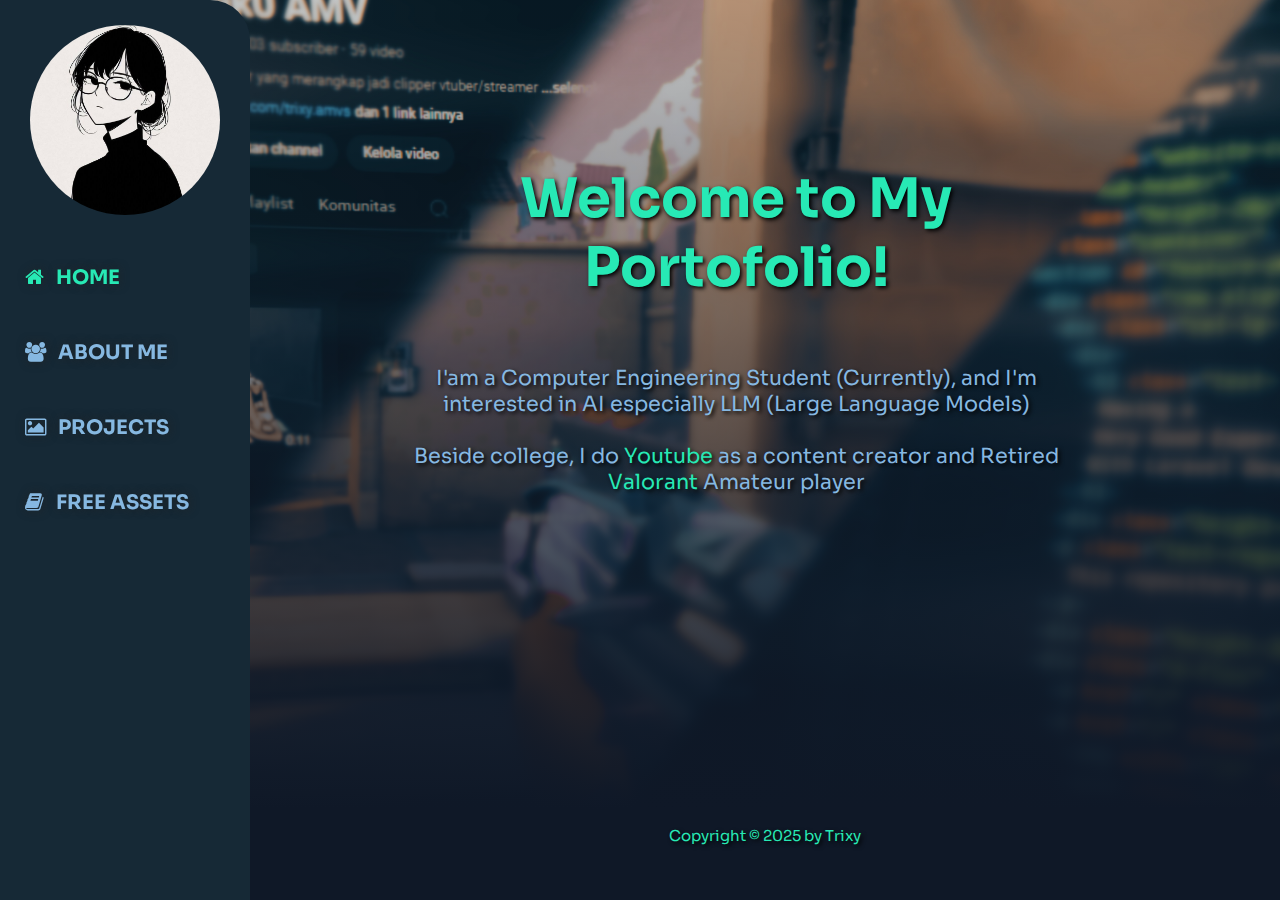
<file: index.html>
<!DOCTYPE html>
<html lang="en">
<head>
    <meta charset="UTF-8">
    <meta name="viewport" content="width=device-width, initial-scale=1.0">
    <link rel="preconnect" href="https://fonts.googleapis.com">
    <link rel="preconnect" href="https://fonts.gstatic.com" crossorigin>
    <link href="https://fonts.googleapis.com/css2?family=Sora:wght@100..800&display=swap" rel="stylesheet">
    <link rel="stylesheet" href="https://cdnjs.cloudflare.com/ajax/libs/font-awesome/4.7.0/css/font-awesome.css" class="stylesheet">
    <title>Trixy Portofolio</title>
    <link rel="stylesheet" href="sidebar.css">
    <link rel="stylesheet" href="footer.css">
    <link rel="stylesheet" href="index.css">
    <script src="" defer></script>
</head>
<body>
    <!-- SIDEBAR START-->
    <nav class="sidebar-nav">
        <ul class="sidebar-container">
            <li class="sidebar-logo">
                <img src="assests/logo.jpeg" alt="">
            </li>
            <li><a href="index.html"><i class="fa fa-home"></i> &nbsp; home</a></li> 
            <li><a href="about.html"><i class="fa fa-users"></i> &nbsp; about me</a></li> 
            <li><a href="projects.html"><i class="fa fa-picture-o"></i> &nbsp; projects</a></li> 
            <li><a href="free-assets.html"><i class="fa fa-book"></i> &nbsp; free assets</a></li> 
        </ul>
    </nav>
    <!-- SIDEBAR END -->


    <!-- CONTENT START -->
    <section class="header">
        <div class="container-content1">
            <h1 class="h1-content1">Welcome to My Portofolio!</h1>
            <h1 class="h1-content1"> </h1>
            <p class="p-content1"><br>I'am a Computer Engineering Student (Currently), and I'm interested in AI especially LLM (Large Language Models)<br><br>Beside college, I do <a class="a-content1" href="https://www.youtube.com/@trixyamvs" target="_blank">Youtube</a> as a content creator and Retired <a class="a-content1" 
                href="https://tracker.gg/valorant/profile/riot/v1le%23trixy/overview?platform=pc&playlist=competitive&season=ac12e9b3-47e6-9599-8fa1-0bb473e5efc7" target="_blank">Valorant</a> Amateur player</p>
        </div>
    </section>
    <!-- CONTENT END -->

    <!-- FOOTER START -->
    <section class="footer-container">
        <div class="footer-content">
            <p class="p-footer">Copyright &copy; 2025 by Trixy</p>
        </div>
     </section>
    <!-- FOOTER END -->
    <script src="sidebar.js"></script>
</html>
</file>
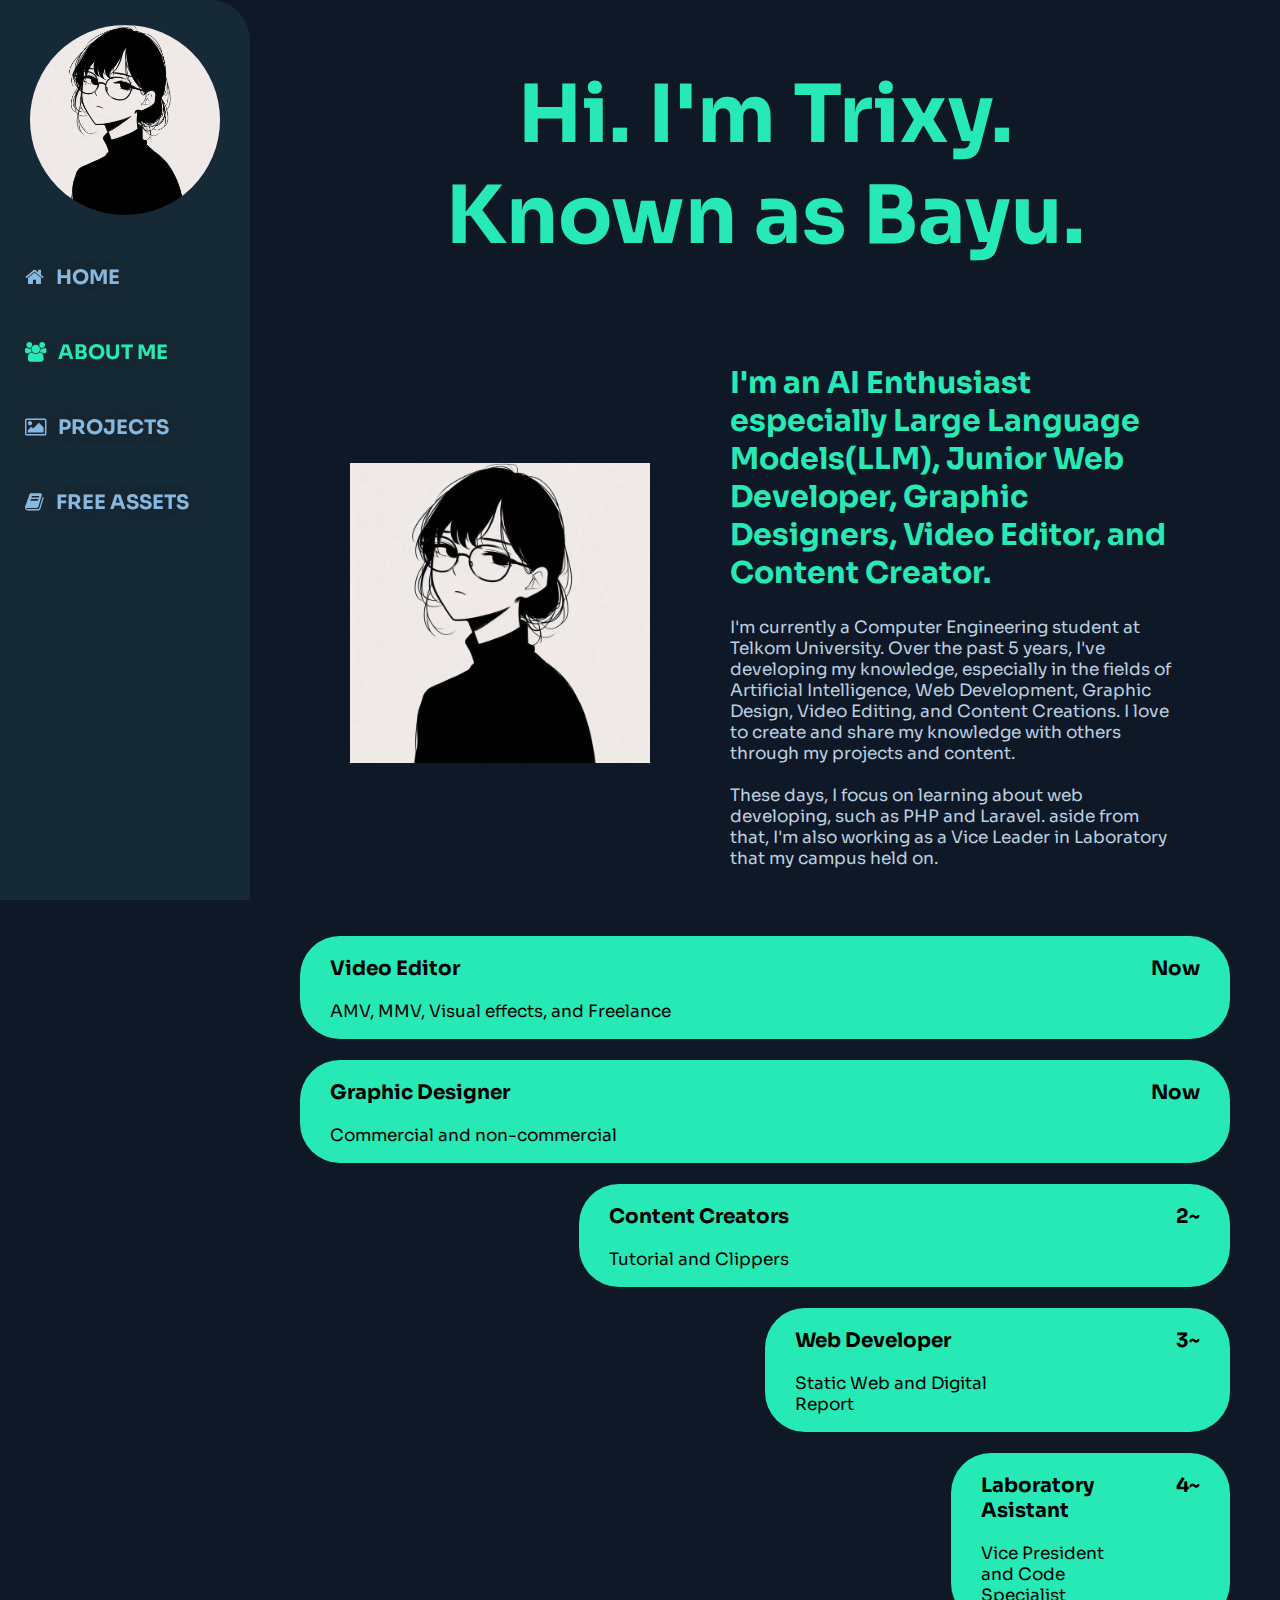
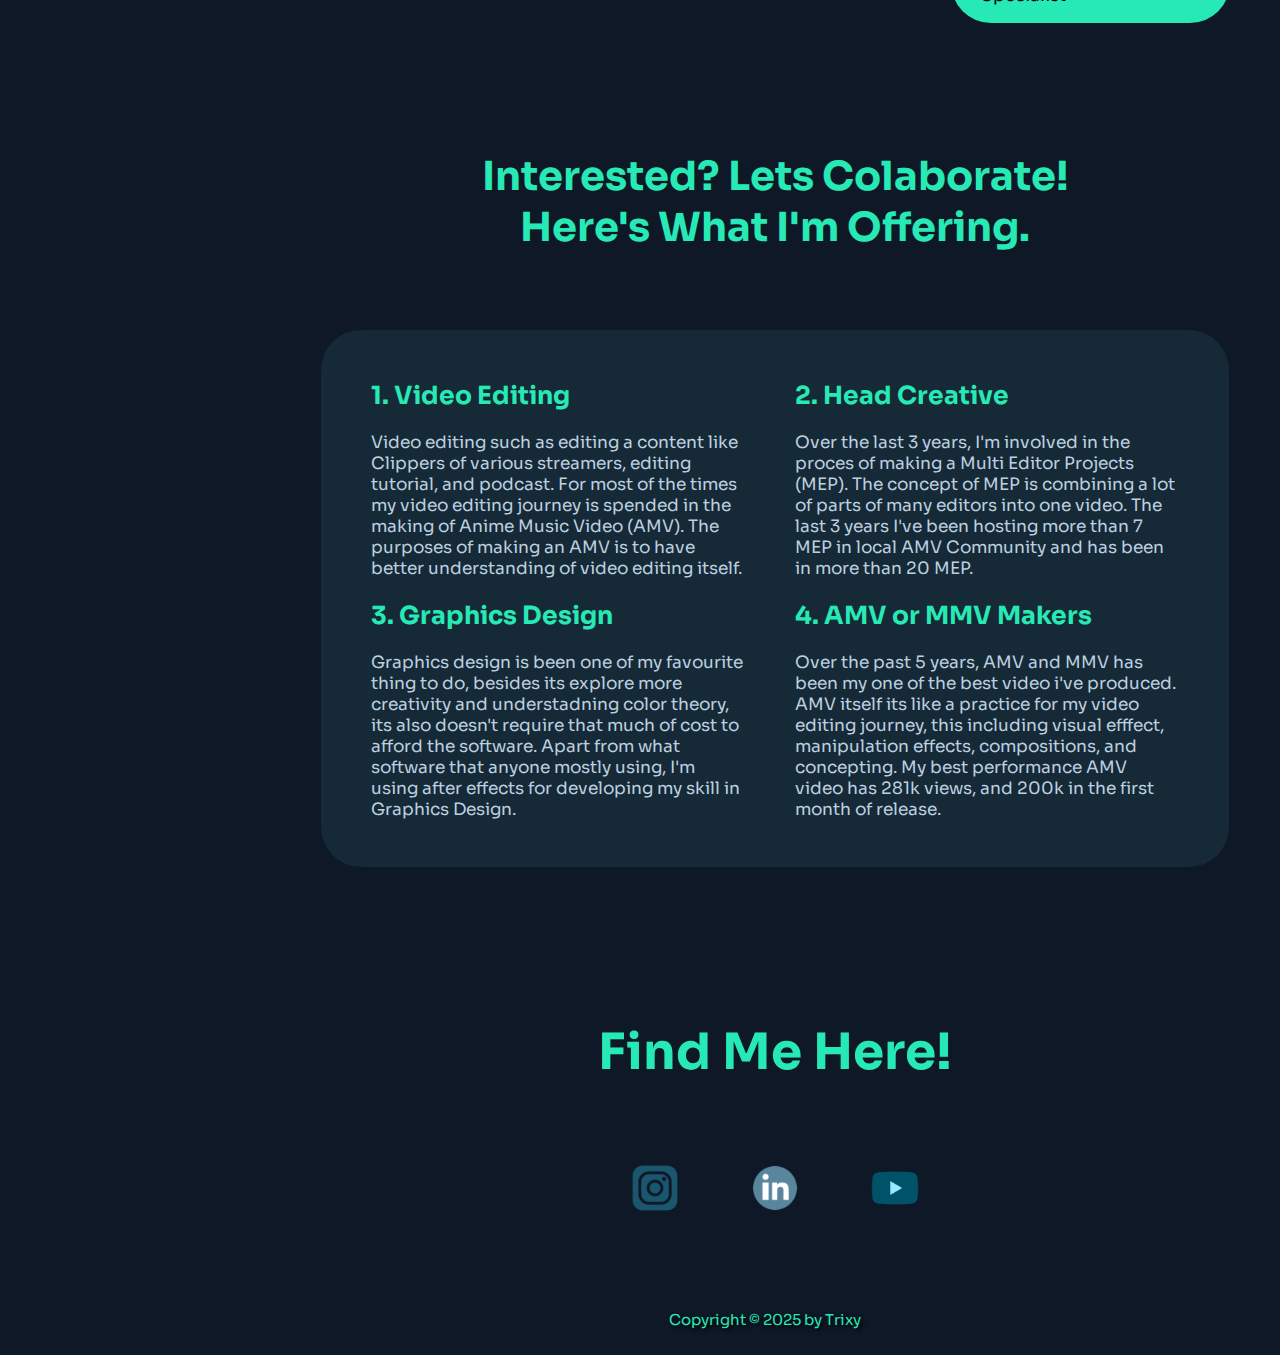
<file: about.html>
<!DOCTYPE html>
<html lang="en">
<head>
    <meta charset="UTF-8">
    <meta name="viewport" content="width=device-width, initial-scale=1.0">
    <link rel="preconnect" href="https://fonts.googleapis.com">
    <link rel="preconnect" href="https://fonts.gstatic.com" crossorigin>
    <link href="https://fonts.googleapis.com/css2?family=Sora:wght@100..800&display=swap" rel="stylesheet">
    <link rel="stylesheet" href="https://cdnjs.cloudflare.com/ajax/libs/font-awesome/4.7.0/css/font-awesome.css" class="stylesheet">
    <title>Trixy Portofolio</title>
    <link rel="stylesheet" href="sidebar.css">
    <link rel="stylesheet" href="footer.css">
    <link rel="stylesheet" href="about.css">
    <script src="" defer></script>
</head>
<body>
    <!-- SIDEBAR START-->
    <nav class="sidebar-nav">
        <ul class="sidebar-container">
            <li class="sidebar-logo"><img src="assests/logo.jpeg" alt=""></li>
            <li><a href="index.html"><i class="fa fa-home"></i> &nbsp; home</a></li> 
            <li><a href="about.html"><i class="fa fa-users"></i> &nbsp; about me</a></li> 
            <li><a href="projects.html"><i class="fa fa-picture-o"></i> &nbsp; projects</a></li> 
            <li><a href="free-assets.html"><i class="fa fa-book"></i> &nbsp; free assets</a></li> 
        </ul>
    </nav> 
    <!-- SIDEBAR END -->

    <!-- CONTENT START -->
    <section class="container-content">
        <h1 class="h1-title">Hi. I'm Trixy.<br>Known as Bayu.</h1>
        <div class="flex-container"></div>
        <div class="flex-container">
            <img src="assests/logo.jpeg" alt="" width="300px">
            <div class="nonflex-container">
                <h2 class="nonflex-h2">I'm an AI Enthusiast especially Large Language Models(LLM), Junior Web Developer, Graphic Designers, Video Editor, and Content Creator.</h2>
                <p class="nonflex-p">I'm currently a Computer Engineering student at Telkom University. Over the past 5 years, I've developing my knowledge, especially in the fields of Artificial Intelligence, Web Development, Graphic Design, Video Editing, and Content Creations. I love to create and share my knowledge with others through my projects and content.
                <br><br>These days, I focus on learning about web developing, such as PHP and Laravel. aside from that, I'm also working as a Vice Leader in Laboratory that my campus held on.</p>
            </div>
        </div>
    </section>    
    <section class="work-timeline">
        <div class="box-flex-timeline width-100">
            <div class="timeline">
                <p class="timeline-title">Video Editor</p>
                <p class="timeline-desc">AMV, MMV, Visual effects, and Freelance</p>
            </div>
            <h3 class="timeline-period">Now</h3>
        </div>
        <br>
        <div class="box-flex-timeline width-100">
            <div class="timeline">
                <p class="timeline-title">Graphic Designer</p>
                <p class="timeline-desc">Commercial and non-commercial</p>
            </div>
            <h3 class="timeline-period">Now</h3>
        </div>
        <br>
        <div class="box-flex-timeline width-60">
            <div class="timeline">
                <p class="timeline-title">Content Creators</p>
                <p class="timeline-desc">Tutorial and Clippers</p>
            </div>
            <h3 class="timeline-period">2~</h3>
        </div>
        <br>
        <div class="box-flex-timeline width-40">
            <div class="timeline">
                <p class="timeline-title">Web Developer</p>
                <p class="timeline-desc">Static Web and Digital Report</p>
            </div>
            <h3 class="timeline-period">3~</h3>
        </div>
        <br>
        <div class="box-flex-timeline width-20">
            <div class="timeline">
                <p class="timeline-title">Laboratory Asistant</p>
                <p class="timeline-desc">Vice President and Code Specialist</p>
            </div>
            <h3 class="timeline-period">4~</h3>
        </div>
        <br>
    </section>

    <section class="offer-section">
        <h1 class="offer-h1">Interested? Lets Colaborate!<br>Here's What I'm Offering.</h1>
        <div class="offer-box">
            <div class="offer-flex">
                <div class="offering-content">
                    <h2 class="offering-title">1. Video Editing</h2>
                    <p class="offering-desc">Video editing such as editing a content like Clippers of various streamers, editing tutorial, and podcast. For most of the times my video editing journey is spended in the making of Anime Music Video (AMV). The purposes of making an AMV is to have better understanding of video editing itself.</p>
                    <h2 class="offering-title">3. Graphics Design</h2>
                    <p class="offering-desc">Graphics design is been one of my favourite thing to do, besides its explore more creativity and understadning color theory, its also doesn't require that much of cost to afford the software. Apart from what software that anyone mostly using, I'm using after effects for developing my skill in Graphics Design.</p>
                </div>
                <div class="offering-content">
                    <h2 class="offering-title">2. Head Creative</h2>
                    <p class="offering-desc">Over the last 3 years, I'm involved in the proces of making a Multi Editor Projects (MEP). The concept of MEP is combining a lot of parts of many editors into one video. The last 3 years I've been hosting more than 7 MEP in local AMV Community and has been in more than 20 MEP.</p>
                    <h2 class="offering-title">4. AMV or MMV Makers</h2>
                    <p class="offering-desc">Over the past 5 years, AMV and MMV has been my one of the best video i've produced. AMV itself its like a practice for my video editing journey, this including visual efffect, manipulation effects, compositions, and concepting. My best performance AMV video has 281k views, and 200k in the first month of release.</p>
                </div>
            </div>
        </div>
    </section>

    <section class="contact">
        <h1 class="contact-h1">Find Me Here!</h1>
        <div class="contact-flex">
            <a href="https://www.instagram.com/trixy.amvs/" target="_blank" class="contact-link">
                <img src="assests/insta-monotone.png" alt="" class="contact-logo">
            </a>
            <a href="https://www.linkedin.com/in/bayu-setyo-prajuritno-384401331/" target="_blank" class="contact-link">
                <img src="assests/linkedin.png" alt="" class="contact-logo">
            </a>
            <a href="https://www.youtube.com/@trixyamvs" target="_blank" class="contact-link">
                <img src="assests/utube.png" alt="" class="contact-logo">
            </a>
        </div>
    </section>
    <!-- CONTENT END -->

    <!-- FOOTER START -->
    <section class="footer-container">
        <div class="footer-content">
            <p class="p-footer">Copyright &copy; 2025 by Trixy</p>
        </div>
     </section>
    <!-- FOOTER END -->
    <script src="sidebar.js"></script>
</html>
</file>
<file: sidebar.css>
body{
    margin: 0;
    padding: 0;
    font-family: "Sora", sans-serif;
    font-optical-sizing: auto;
    font-weight: 100 800;
    font-style: normal;
    background: #0f1827;
}

.sidebar-nav .sidebar-container{
    margin: 0;
    padding: 0;
    position: fixed;
    width: 250px;
    height: 100%;
    top: 0;
    left: 0;
    background-color: #162936;
    border-radius: 0px 40px 0px 0px;
}

.sidebar-nav .sidebar-container li{
    list-style: none;
}   

.sidebar-nav .sidebar-container li a{
    display: block;
    text-decoration: none;
    text-transform: uppercase;
    font-weight: bold;
    font-size: 20px;
    color: #86b8e1;
    position: relative;
    padding: 25px 0 25px 25px;
    text-shadow: 1px 0 10px rgba(34,34,34,0.8);
}

.sidebar-nav .sidebar-container li a:before{
    content: '';
    position: absolute;
    top: 0;
    right: 0;
    width: 0;
    height: 100%;
    background: rgba(5,24,36, 0.8);
    border-radius: 40px 0px 0px 40px;
    z-index: -1;
    transition: all 0.3s ease-in-out;
}

.sidebar-nav .sidebar-container li a:hover{
    color: #86b8e1;
}
.sidebar-nav .sidebar-container li a.active{
    color: #27e9b5;
}

.sidebar-nav .sidebar-container li a:hover:before{
    width: 95%;
}
.sidebar-nav .sidebar-container li a.active:before{
    transition: all 0.3s ease-in-out;
}
.box-area{
    font-size: 50px;
    color: #27e9b5;
    text-transform: uppercase;
}
.box-area{
    width: 95%;
}
.sidebar-logo{
    width: 190px;
    height: 190px;
    overflow: hidden;
    margin: 25px auto;
    transition: all 0.3s ease-in-out;
}
.sidebar-logo:hover{
    rotate: 10deg;
    width: 180px;
    height: 180px;
}
.sidebar-logo:before{
    width: 190px;
    height: 190px;
    overflow: hidden;
    margin: 25px auto;
}

.sidebar-logo img{
    width: 100%;
    height: 100%;
    border-radius: 100%;
    object-fit: cover;
}
</file>
<file: footer.css>
.footer-container{
    height: 60px;
    justify-content: center;
    margin-left: 250px;
}

.footer-content{
    color: #27e9b5;
    text-align: center;
    text-shadow: 2px 2px 4px #000000;
    padding-top: 0.5px;
}

p.p-footer{
    font-size: 15px;
}
</file>
<file: index.css>
.header{
    background-image: linear-gradient(rgba(27, 44, 69, 0.2),rgba(15,24,39, 1)),url(assests/bg-new.jpg);
    background-position: center;
    background-size: cover;
    top: 0;
    width: 100%;
    min-height: 90vh;
}

.container-content1{
    color: #86b8e1;
    z-index: 2;
    text-shadow: 2px 2px 4px #000000;
    padding-top: 10%;
    text-align: center;
    padding-left: 30%;
    padding-right: 15%;
}

.h1-content1{
    font-size: 340%;
    text-shadow: 11px;
    color: #27e9b5;
}

.p-content1{
    font-size: 130%;
}

.a-content1{
    color: #27e9b5;
    text-decoration: none;
    transition: all 0.2s ease-in-out;
}
.a-content1:before{
    color: #27e9b5;
}
.a-content1:hover{
    color: #86b8e1;
    text-decoration: underline;
}
</file>
<file: about.css>
.container-content{
    margin-left: 250px;
    color: #bcd0e0;
    font-size: 17px;
}

.flex-container{
    display: flex;
    flex-direction: row;
    justify-content: center;
    align-items: center;
    gap: 80px;
    padding: 0px 100px 20px 100px;
    margin: auto;
    text-align: left;
}

.nonflex-h2{
    color  : #27e9b5;
    font-size: 30px;
}

.h1-title{
    font-size: 80px;
    text-align: center;
    color  : #27e9b5;
    padding: 10px 100px 0px 100px;
}

.work-timeline{
    padding: 30px;
    margin-left: 270px;
    margin-right: 20px;
    font-size: 17px;
    display: flex;              
    flex-direction: column;     
    align-items: flex-end; 
}
.box-flex-timeline{
    display: flex;
    justify-content: space-between;
    flex-direction: row;
    background: #27e9b5;
    border-radius: 40px;
}
.width-100{width: 100%;}
.width-80{width: 90%;}
.width-60{width: 70%;}
.width-40{width: 50%;}
.width-20{width: 30%;}
.width-10{width: 20%;}

.timeline-title{
    text-align: left;
    padding-left: 30px;
    font-weight: bold;
    font-size: 20px;
}
.timeline-desc{
    text-align: left;
    padding-left: 30px;
}
.timeline-desc .timeline-period{
    font-size: 20px;
    color: #162936;
}
.timeline-period{
    padding-right: 30px;
    text-align: right;
    width: 40%;
}
.offer-section{
    margin-left: 270px;
    padding-bottom: 70px;
}
.offer-h1{
    color: #27e9b5;
    font-size: 40px;
    text-align: center;
    padding: 50px 100px 50px 100px;
}
.offering-title{
    font-size: 25px;
    color: #27e9b5;
}
.offer-box{
    background: #162936;
    border-radius: 40px;
    padding: 30px 50px 30px 50px;
    margin: auto;
    width: 80%;
}
.offer-flex{
    display: flex;
    flex-direction: row;
    justify-content: space-between;
    gap: 50px;
    width: 100%;
}
.offer-box{
    font-size: 17px;
    color: #bcd0e0;
}

.contact{
    margin-left: 270px;
    padding: 50px 100px 50px 100px;
    text-align: center;
    color: #27e9b5;
    font-size: 25px;
}

.contact-flex{
    display: flex;
    justify-content: center;
    align-items: center;
    gap: 20px;
    padding-top: 20px;
}

.contact-logo{
    width: 100px;
    height: 100px;
    filter: brightness(1);
    transition: all 0.3s ease-in-out;
}

.contact-logo:before{
    width: 100px;
    height: 100px;
    filter: brightness(1);
    transition: all 0.3s ease-in-out;
}
.contact-logo:hover{
    filter: brightness(1.2);
}
</file>
